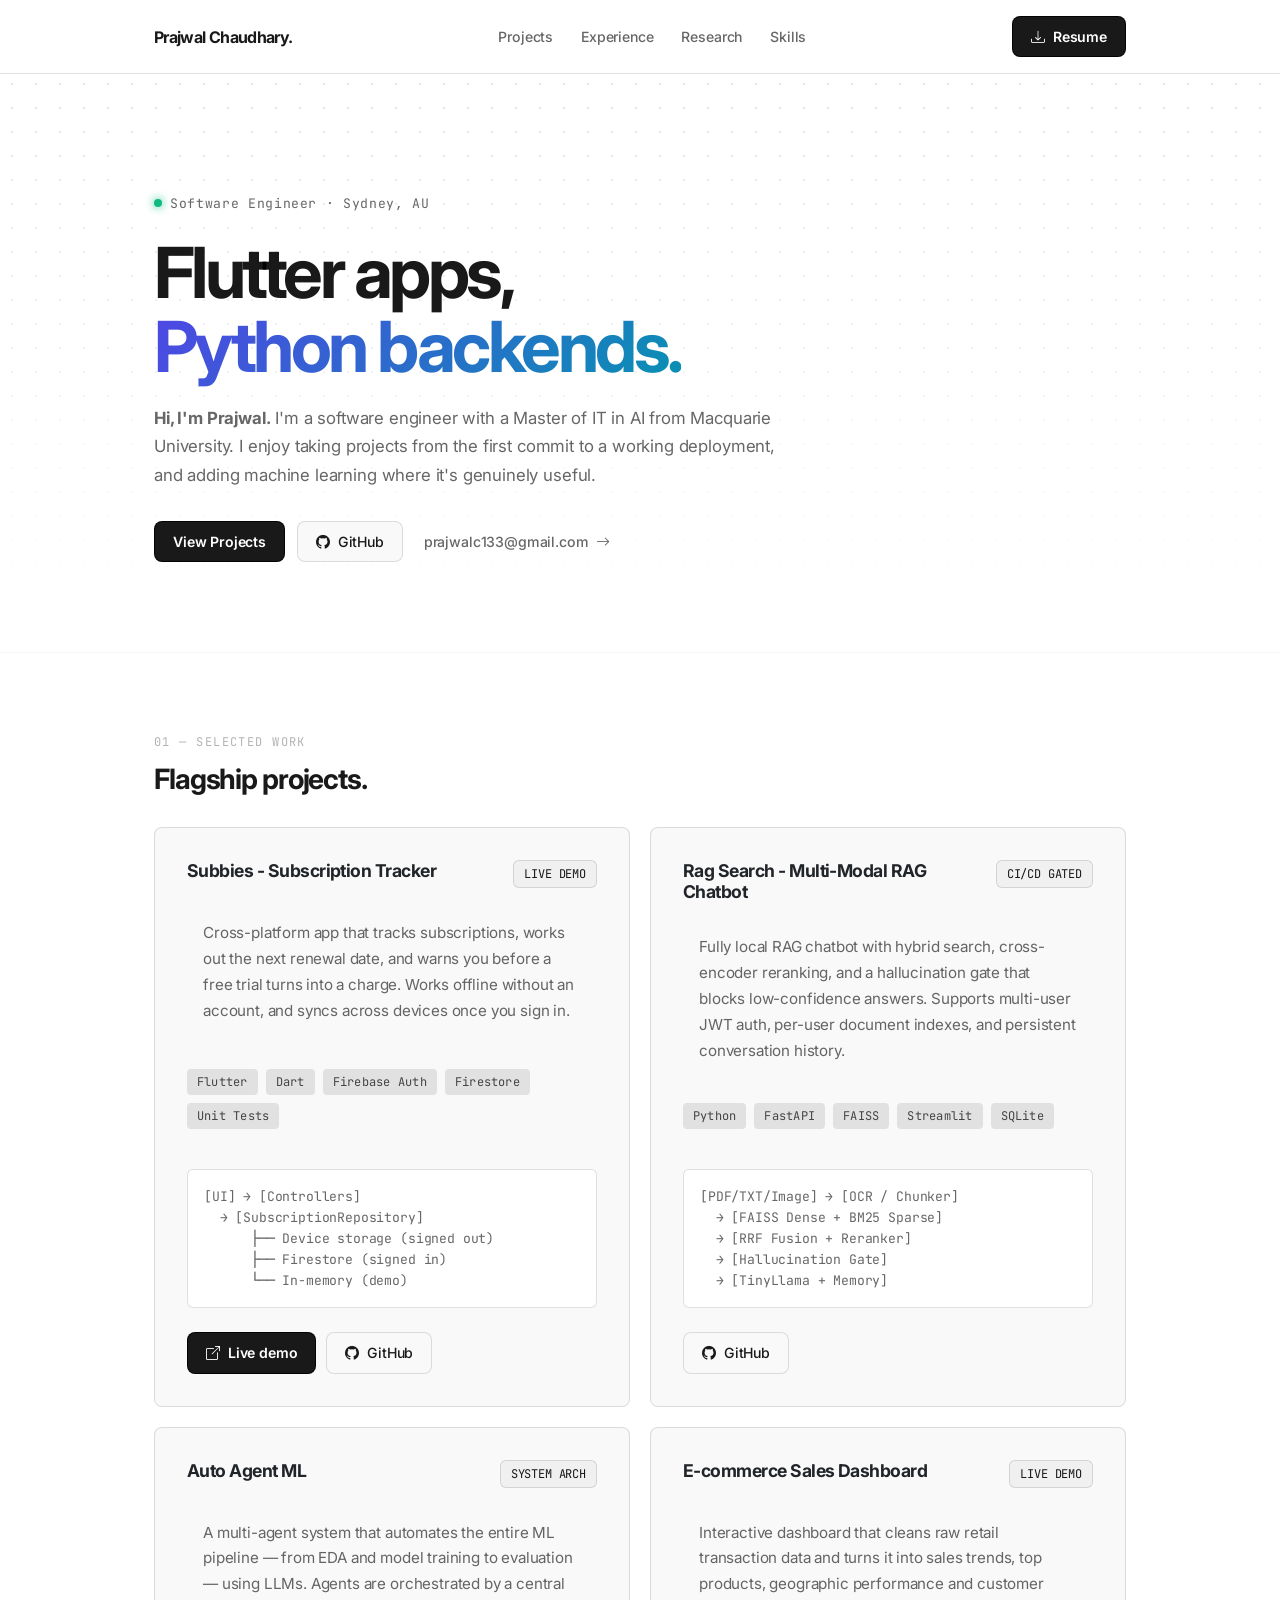
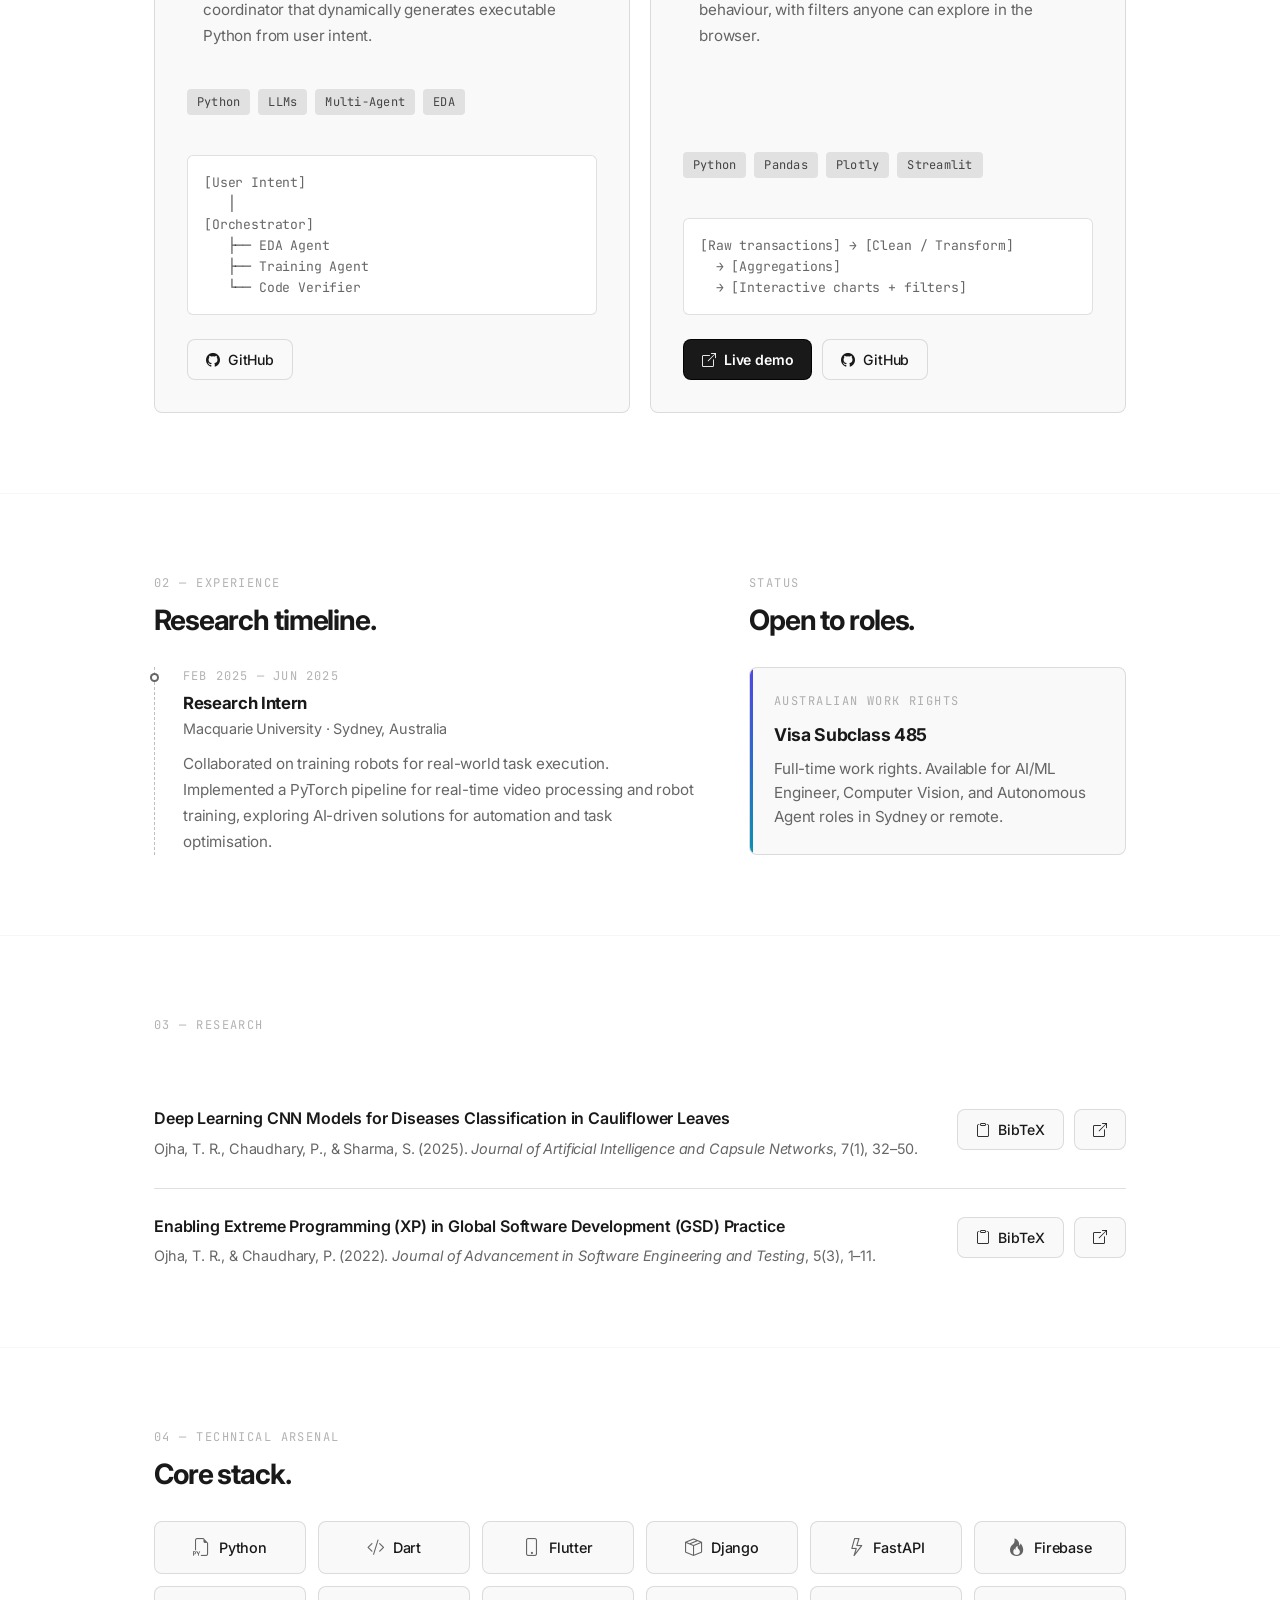
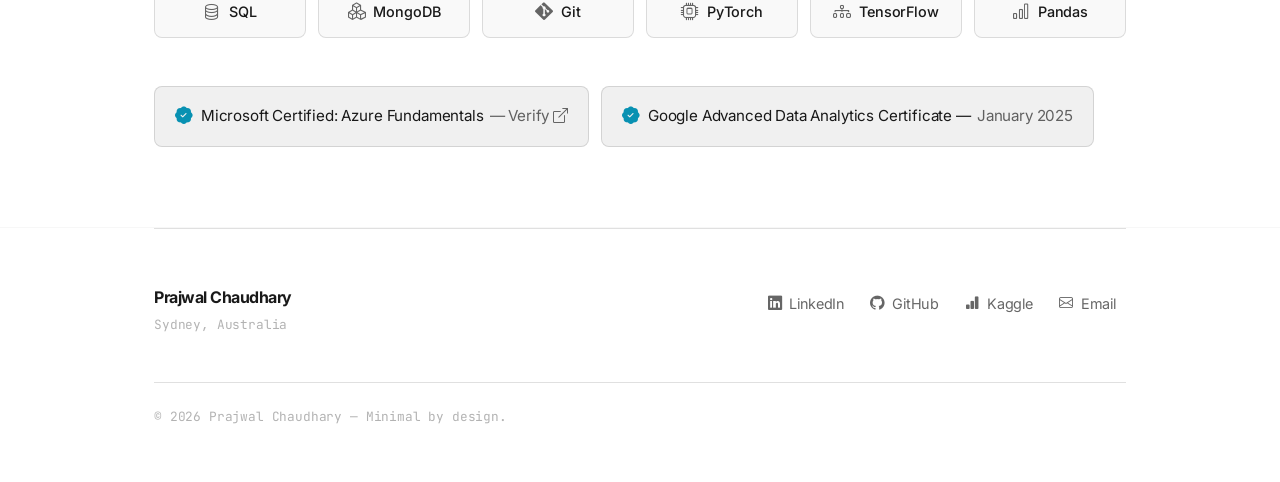
<file: index.html>
<!doctype html>
<html lang="en">

<head>
  <meta charset="utf-8" />
  <meta name="viewport" content="width=device-width,initial-scale=1" />

  <!-- Basic SEO -->
  <title>Prajwal Chaudhary | AI & Autonomous Systems Engineer</title>
  <meta name="description"
    content="Portfolio of Prajwal Chaudhary, an AI Engineer based in Sydney. Specializing in LLM orchestration, Computer Vision, and autonomous agent systems." />
  <meta name="keywords"
    content="Prajwal Chaudhary, AI Engineer, Machine Learning, LLM, Computer Vision, PyTorch, Python, Sydney, Macquarie University" />
  <meta name="author" content="Prajwal Chaudhary" />
  <meta name="theme-color" content="#ffffff" />

  <!-- Open Graph / Social Media Meta Tags -->
  <meta property="og:title" content="Prajwal Chaudhary | AI Engineer" />
  <meta property="og:description"
    content="Master of IT (AI) specializing in LLMs, Deep Learning, and Autonomous Agents." />
  <meta property="og:type" content="website" />
  <meta property="og:url" content="https://prajwalccc13.github.io/" />
  <!-- <meta property="og:image" content="assets/files/favicon.ico" /> -->

  <!-- JSON-LD for LLM Data Wrangling & Google Rich Snippets -->
  <script type="application/ld+json">
  {
    "@context": "https://schema.org",
    "@type": "Person",
    "name": "Prajwal Chaudhary",
    "jobTitle": "Software Engineer",
    "description": "Software engineer building Flutter apps, Python and Django backends, and machine learning features.",
    "url": "https://prajwalccc13.github.io/",
    "address": {
      "@type": "PostalAddress",
      "addressLocality": "Sydney",
      "addressCountry": "Australia"
    },
    "alumniOf": [
      {
        "@type": "CollegeOrUniversity",
        "name": "Macquarie University",
        "description": "Master of Information Technology in Artificial Intelligence"
      },
      {
        "@type": "CollegeOrUniversity",
        "name": "Nepal Engineering College",
        "description": "Bachelor of Computer Engineering"
      }
    ],
    "knowsAbout": [
      "Software Engineering",
      "Flutter",
      "Dart",
      "Python",
      "Django",
      "FastAPI",
      "Firebase",
      "SQL",
      "Machine Learning",
      "PyTorch"
    ],
    "hasCredential": {
      "@type": "EducationalOccupationalCredential",
      "credentialCategory": "Certificate",
      "name": "Google Advanced Data Analytics Certificate"
    },
    "sameAs": [
      "https://www.linkedin.com/in/prajwal-chaudhary/",
      "https://github.com/prajwalccc13",
      "https://www.kaggle.com/prajwalchaudhary"
    ]
  }
  </script>


  <!-- Fonts -->
  <link rel="preconnect" href="https://fonts.googleapis.com">
  <link rel="preconnect" href="https://fonts.gstatic.com" crossorigin>
  <link
    href="https://fonts.googleapis.com/css2?family=Inter:wght@300;400;500;600;700&family=JetBrains+Mono:wght@400;500&display=swap"
    rel="stylesheet">

  <!-- Bootstrap 5 -->
  <link href="https://cdn.jsdelivr.net/npm/bootstrap@5.3.3/dist/css/bootstrap.min.css" rel="stylesheet">
  <!-- Icons -->
  <link rel="stylesheet" href="https://cdn.jsdelivr.net/npm/bootstrap-icons@1.11.3/font/bootstrap-icons.min.css">
  <link rel="stylesheet" href="assets/css/style.css">
  <!-- Favicon for .ico file -->
  <link rel="icon" type="image/x-icon" href="assets/files/favicon.ico">
</head>

<!-- Google tag (gtag.js) -->
<script async src="https://www.googletagmanager.com/gtag/js?id=G-5Y2ZRJJ0EP"></script>
<script>
  window.dataLayer = window.dataLayer || [];
  function gtag() { dataLayer.push(arguments); }
  gtag('js', new Date());

  gtag('config', 'G-5Y2ZRJJ0EP');
</script>

<body>

  <!-- Background Blueprint Pattern -->
  <div class="bg-pattern" aria-hidden="true"></div>

  <!-- Navbar -->
  <nav class="nav-wrap" aria-label="Main Navigation">
    <div class="w">
      <div class="nav-inner">
        <a class="brand" href="#top" aria-label="Prajwal Chaudhary Home">Prajwal Chaudhary.</a>
        <div class="nav-links">
          <a href="#projects">Projects</a>
          <a href="#timeline">Experience</a>
          <a href="#publications">Research</a>
          <a href="#arsenal">Skills</a>
        </div>
        <div class="nav-actions">
          <a class="btn-base btn-solid" href="assets/files/prajwal_chaudhary_resume.pdf" download
            aria-label="Download Resume PDF">
            <i class="bi bi-download" aria-hidden="true"></i> <span class="hide-mobile">Resume</span>
          </a>
        </div>
      </div>
    </div>
  </nav>

  <!-- Wrapping primary content in <main> for parsers -->
  <main>

    <!--  Hero  -->
        <div class="w">
      <header id="top" class="hero">
        <div class="hero-eyebrow io">
          <span class="status-dot" aria-hidden="true"></span> Software Engineer · Sydney, AU
        </div>
        <h1 class="hero-title io io-d1">
          Flutter apps,<br>
          <span class="text-gradient">Python backends.</span>
        </h1>
        <p class="hero-sub io io-d2">
          <strong>Hi, I'm Prajwal.</strong> I'm a software engineer with a Master of IT in AI from Macquarie
          University. I enjoy taking projects from the first commit to a working deployment, and adding
          machine learning where it's genuinely useful.
        </p>
        <div class="hero-actions io io-d3">
          <a href="#projects" class="btn-base btn-solid">View Projects</a>
          <a href="https://github.com/prajwalccc13" class="btn-base" target="_blank" rel="noreferrer">
            <i class="bi bi-github" aria-hidden="true"></i> GitHub
          </a>
          <a href="mailto:prajwalc133@gmail.com" class="btn-base btn-ghost">
            prajwalc133@gmail.com <i class="bi bi-arrow-right" aria-hidden="true"></i>
          </a>
        </div>
      </header>
    </div>



    <hr class="divider">

    <!--  Projects  -->
    <div class="w">
      <section id="projects" class="section" aria-labelledby="projects-heading">
        <div class="section-label io" aria-hidden="true">01 — Selected Work</div>
        <h2 id="projects-heading" class="section-heading io io-d1">Flagship projects.</h2>

        <div class="card-grid">

          <!-- Subbies -->
          <article class="card io io-d1">
            <div class="card-top">
              <h3 class="card-title">Subbies - Subscription Tracker</h3>
              <span class="card-stat" aria-label="Live demo available">LIVE DEMO</span>
            </div>
            <p class="card-body">
              Cross-platform app that tracks subscriptions, works out the next renewal date, and warns
              you before a free trial turns into a charge. Works offline without an account, and syncs
              across devices once you sign in.
            </p>
            <div class="tags" aria-label="Technologies Used">
              <span class="tag">Flutter</span>
              <span class="tag">Dart</span>
              <span class="tag">Firebase Auth</span>
              <span class="tag">Firestore</span>
              <span class="tag">Unit Tests</span>
            </div>
            <div class="code-block" aria-hidden="true">
              <pre>[UI] → [Controllers]
  → [SubscriptionRepository]
      ├── Device storage (signed out)
      ├── Firestore (signed in)
      └── In-memory (demo)</pre>
            </div>
            <div class="card-actions">
              <a href="https://subbies-app.web.app/demo" class="btn-base btn-solid" target="_blank" rel="noreferrer"
                aria-label="Open the Subbies live demo">
                <i class="bi bi-box-arrow-up-right" aria-hidden="true"></i> Live demo
              </a>
              <a href="https://github.com/prajwalccc13/subbies" class="btn-base" target="_blank" rel="noreferrer"
                aria-label="View Subbies on GitHub">
                <i class="bi bi-github" aria-hidden="true"></i> GitHub
              </a>
            </div>
          </article>

          <!-- Multi-Modal RAG Chatbot -->
          <article class="card io io-d2">
            <div class="card-top">
              <h3 class="card-title">Rag Search - Multi-Modal RAG Chatbot</h3>
              <span class="card-stat" aria-label="CI/CD Hallucination Gate">CI/CD GATED</span>
            </div>
            <p class="card-body">
              Fully local RAG chatbot with hybrid search, cross-encoder reranking, and a
              hallucination gate that blocks low-confidence answers. Supports multi-user
              JWT auth, per-user document indexes, and persistent conversation history.
            </p>
            <div class="tags" aria-label="Technologies Used">
              <span class="tag">Python</span>
              <span class="tag">FastAPI</span>
              <span class="tag">FAISS</span>
              <span class="tag">Streamlit</span>
              <span class="tag">SQLite</span>
            </div>
            <div class="code-block" aria-hidden="true">
              <pre>[PDF/TXT/Image] → [OCR / Chunker]
  → [FAISS Dense + BM25 Sparse]
  → [RRF Fusion + Reranker]
  → [Hallucination Gate]
  → [TinyLlama + Memory]</pre>
            </div>
            <div class="card-actions">
              <a href="https://github.com/prajwalccc13/rag-search" class="btn-base" target="_blank" rel="noreferrer"
                aria-label="View Multi-Modal RAG Chatbot on GitHub">
                <i class="bi bi-github" aria-hidden="true"></i> GitHub
              </a>
            </div>
          </article>

          <!-- Auto Agent ML -->
          <article class="card io io-d3">
            <div class="card-top">
              <h3 class="card-title">Auto Agent ML</h3>
              <span class="card-stat" aria-label="System Architecture">SYSTEM ARCH</span>
            </div>
            <p class="card-body">
              A multi-agent system that automates the entire ML pipeline — from EDA and model training
              to evaluation — using LLMs. Agents are orchestrated by a central coordinator that
              dynamically generates executable Python from user intent.
            </p>
            <div class="tags" aria-label="Technologies Used">
              <span class="tag">Python</span>
              <span class="tag">LLMs</span>
              <span class="tag">Multi-Agent</span>
              <span class="tag">EDA</span>
            </div>
            <div class="code-block" aria-hidden="true">
              <pre>[User Intent]
   │
[Orchestrator]
   ├── EDA Agent
   ├── Training Agent
   └── Code Verifier</pre>
            </div>
            <div class="card-actions">
              <a href="https://github.com/prajwalccc13/AutoAgentML" class="btn-base" target="_blank" rel="noreferrer"
                aria-label="View Auto Agent ML on GitHub">
                <i class="bi bi-github" aria-hidden="true"></i> GitHub
              </a>
            </div>
          </article>


          <!-- Online Retail Dashboard -->
          <article class="card io io-d1">
            <div class="card-top">
              <h3 class="card-title">E-commerce Sales Dashboard</h3>
              <span class="card-stat" aria-label="Live demo available">LIVE DEMO</span>
            </div>
            <p class="card-body">
              Interactive dashboard that cleans raw retail transaction data and turns it into sales
              trends, top products, geographic performance and customer behaviour, with filters
              anyone can explore in the browser.
            </p>
            <div class="tags" aria-label="Technologies Used">
              <span class="tag">Python</span>
              <span class="tag">Pandas</span>
              <span class="tag">Plotly</span>
              <span class="tag">Streamlit</span>
            </div>
            <div class="code-block" aria-hidden="true">
              <pre>[Raw transactions] → [Clean / Transform]
  → [Aggregations]
  → [Interactive charts + filters]</pre>
            </div>
            <div class="card-actions">
              <a href="https://online-retails-dashboard.streamlit.app/" class="btn-base btn-solid" target="_blank"
                rel="noreferrer" aria-label="Open the dashboard live demo">
                <i class="bi bi-box-arrow-up-right" aria-hidden="true"></i> Live demo
              </a>
              <a href="https://github.com/prajwalccc13/online-retail-dashboard" class="btn-base" target="_blank"
                rel="noreferrer" aria-label="View the dashboard on GitHub">
                <i class="bi bi-github" aria-hidden="true"></i> GitHub
              </a>
            </div>
          </article>

        </div>
      </section>
    </div>


    <hr class="divider">

    <!-- ─── Experience ──────────────────────────────────── -->
    <div class="w">
      <section id="timeline" class="section" aria-labelledby="experience-heading">
        <div class="row g-5">
          <div class="col-lg-7">
            <div class="section-label io" aria-hidden="true">02 — Experience</div>
            <h2 id="experience-heading" class="section-heading io io-d1">Research timeline.</h2>

            <div class="timeline io io-d2">
              <article class="t-item">
                <time class="t-date" datetime="2025-02/2025-06">Feb 2025 — Jun 2025</time>
                <h3 class="t-role">Research Intern</h3>
                <div class="t-org">Macquarie University · Sydney, Australia</div>
                <p class="t-desc">
                  Collaborated on training robots for real-world task execution. Implemented a
                  PyTorch pipeline for real-time video processing and robot training, exploring
                  AI-driven solutions for automation and task optimisation.
                </p>
              </article>
            </div>
          </div>

          <div class="col-lg-5">
            <div class="section-label io" aria-hidden="true">Status</div>
            <h2 class="section-heading io io-d1">Open to roles.</h2>
            <aside class="recruiter-box io io-d2">
              <div class="label-sm">Australian Work Rights</div>
              <div class="big">Visa Subclass 485</div>
              <p>Full-time work rights. Available for AI/ML Engineer, Computer Vision, and Autonomous Agent roles in
                Sydney or remote.</p>
            </aside>
          </div>
        </div>
      </section>
    </div>

    <hr class="divider">

    <!-- ─── Publications ───────────────────────────────── -->
    <div class="w">
      <section id="publications" class="section" aria-labelledby="research-heading">
        <div class="section-label io" aria-hidden="true">03 — Research</div>
        <h2 id="research-heading" class="section-heading io io-d1">Publications.</h2>

        <ul class="pub-list">

          <li class="pub-item io io-d1" itemscope itemtype="https://schema.org/ScholarlyArticle">
            <div>
              <h3 class="pub-title" itemprop="headline">Deep Learning CNN Models for Diseases Classification in
                Cauliflower Leaves</h3>
              <p class="pub-meta">
                <span itemprop="author">Ojha, T. R., Chaudhary, P., & Sharma, S.</span>
                (<span itemprop="datePublished">2025</span>).
                <em itemprop="publisher">Journal of Artificial Intelligence and Capsule Networks</em>, 7(1), 32–50.
              </p>
            </div>
            <div class="pub-actions">
              <button class="btn-base" type="button" data-bibtex="bib1" aria-label="Copy BibTeX Citation">
                <i class="bi bi-clipboard" aria-hidden="true"></i> BibTeX
              </button>
              <a class="btn-base" href="https://irojournals.com/aicn/article/pdf/7/1/3.pdf" target="_blank"
                rel="noreferrer" aria-label="View Research Paper">
                <i class="bi bi-box-arrow-up-right" aria-hidden="true"></i>
              </a>
            </div>
          </li>

          <li class="pub-item io io-d2" itemscope itemtype="https://schema.org/ScholarlyArticle">
            <div>
              <h3 class="pub-title" itemprop="headline">Enabling Extreme Programming (XP) in Global Software Development
                (GSD) Practice</h3>
              <p class="pub-meta">
                <span itemprop="author">Ojha, T. R., & Chaudhary, P.</span>
                (<span itemprop="datePublished">2022</span>).
                <em itemprop="publisher">Journal of Advancement in Software Engineering and Testing</em>, 5(3), 1–11.
              </p>
            </div>
            <div class="pub-actions">
              <button class="btn-base" type="button" data-bibtex="bib2" aria-label="Copy BibTeX Citation">
                <i class="bi bi-clipboard" aria-hidden="true"></i> BibTeX
              </button>
              <a class="btn-base" href="http://www.hbrppublication.com/OJS/index.php/JASET/article/view/2817"
                target="_blank" rel="noreferrer" aria-label="View Research Paper">
                <i class="bi bi-box-arrow-up-right" aria-hidden="true"></i>
              </a>
            </div>
          </li>

        </ul>

        <!-- Hidden BibTeX -->
        <textarea id="bib1" class="d-none" aria-hidden="true">
@article{ojha2025cauliflower,
  title   = {Deep Learning CNN Models for Diseases Classification in Cauliflower Leaves},
  author  = {Ojha, T. R. and Chaudhary, Prajwal and Sharma, S.},
  journal = {Journal of Artificial Intelligence and Capsule Networks},
  year    = {2025}, volume = {7}, number = {1}, pages = {32--50}
}</textarea>

        <textarea id="bib2" class="d-none" aria-hidden="true">
@article{ojha2022xp,
  title   = {Enabling Extreme Programming (XP) in Global Software Development (GSD) Practice},
  author  = {Ojha, T. R. and Chaudhary, Prajwal},
  journal = {Journal of Advancement in Software Engineering and Testing},
  year    = {2022}, volume = {5}, number = {3}, pages = {1--11}
}</textarea>
      </section>
    </div>

    <hr class="divider">

    <!--  Arsenal  -->
    <div class="w">
      <section id="arsenal" class="section" aria-labelledby="skills-heading">
        <div class="section-label io" aria-hidden="true">04 — Technical Arsenal</div>
        <h2 id="skills-heading" class="section-heading io io-d1">Core stack.</h2>

        <div class="skills-grid io io-d2" aria-label="List of technical skills">
          <div class="skill-chip"><i class="bi bi-filetype-py" aria-hidden="true"></i> Python</div>
          <div class="skill-chip"><i class="bi bi-code-slash" aria-hidden="true"></i> Dart</div>
          <div class="skill-chip"><i class="bi bi-phone" aria-hidden="true"></i> Flutter</div>
          <div class="skill-chip"><i class="bi bi-box-seam" aria-hidden="true"></i> Django</div>
          <div class="skill-chip"><i class="bi bi-lightning" aria-hidden="true"></i> FastAPI</div>
          <div class="skill-chip"><i class="bi bi-fire" aria-hidden="true"></i> Firebase</div>
          <div class="skill-chip"><i class="bi bi-database" aria-hidden="true"></i> SQL</div>
          <div class="skill-chip"><i class="bi bi-boxes" aria-hidden="true"></i> MongoDB</div>
          <div class="skill-chip"><i class="bi bi-git" aria-hidden="true"></i> Git</div>
          <div class="skill-chip"><i class="bi bi-cpu" aria-hidden="true"></i> PyTorch</div>
          <div class="skill-chip"><i class="bi bi-diagram-3" aria-hidden="true"></i> TensorFlow</div>
          <div class="skill-chip"><i class="bi bi-bar-chart" aria-hidden="true"></i> Pandas</div>
        </div>

        <div class="mt-5 io io-d3" style="display: flex; flex-wrap: wrap; gap: 12px;">
          <a href="https://learn.microsoft.com/api/credentials/share/en-us/PrajwalChaudhary/3D439FDAC0903179?sharingId=3F5A9443692EA07"
            target="_blank" rel="noreferrer" aria-label="Verify Microsoft Certified: Azure Fundamentals credential"
            style="font-size: 0.95rem; color: var(--text); text-decoration: none; background: var(--surface2); padding: 16px 20px; border-radius: var(--r); display: inline-flex; align-items: center; border: 1px solid var(--border);">
            <i class="bi bi-patch-check-fill me-2" style="color: #0891b2; font-size: 1.1rem;" aria-hidden="true"></i>
            Microsoft Certified: Azure Fundamentals
            <span style="color: var(--muted); margin-left: 6px;">&mdash; Verify <i class="bi bi-box-arrow-up-right"
                aria-hidden="true"></i></span>
          </a>
          <div
            style="font-size: 0.95rem; color: var(--text); background: var(--surface2); padding: 16px 20px; border-radius: var(--r); display: inline-flex; align-items: center; border: 1px solid var(--border);">
            <i class="bi bi-patch-check-fill me-2" style="color: #0891b2; font-size: 1.1rem;" aria-hidden="true"></i>
            Google Advanced Data Analytics Certificate &mdash; <time datetime="2025-01"
              style="color: var(--muted); margin-left: 6px;">January 2025</time>
          </div>
        </div>
      </section>
    </div>



  </main>

  <!--  Footer  -->
  <hr class="divider">
  <div class="w">
    <footer aria-label="Site Footer">
      <div class="footer-inner">
        <div>
          <address style="font-style: normal;">
            <div class="footer-name">Prajwal Chaudhary</div>
            <div class="footer-city">Sydney, Australia</div>
          </address>
        </div>
        <div class="footer-links">
          <a href="https://www.linkedin.com/in/prajwal-chaudhary/" target="_blank" rel="noreferrer"
            aria-label="LinkedIn Profile">
            <i class="bi bi-linkedin" aria-hidden="true"></i> LinkedIn
          </a>
          <a href="https://github.com/prajwalccc13" target="_blank" rel="noreferrer" aria-label="GitHub Profile">
            <i class="bi bi-github" aria-hidden="true"></i> GitHub
          </a>
          <a href="https://www.kaggle.com/prajwalchaudhary" target="_blank" rel="noreferrer"
            aria-label="Kaggle Profile">
            <i class="bi bi-bar-chart-fill" aria-hidden="true"></i> Kaggle
          </a>
          <a href="mailto:prajwalc133@gmail.com" aria-label="Send Email">
            <i class="bi bi-envelope" aria-hidden="true"></i> Email
          </a>
        </div>
        <div class="footer-copy">
          © 2026 Prajwal Chaudhary — Minimal by design.
        </div>
      </div>
    </footer>
  </div>

  <!--  Scripts  -->
  <!-- Note: Added defer to bootstrap bundle to prevent render-blocking -->
  <script src="https://cdn.jsdelivr.net/npm/bootstrap@5.3.3/dist/js/bootstrap.bundle.min.js" defer></script>
  <script src="assets/js/script.js" defer></script>

</body>

</html>
</file>
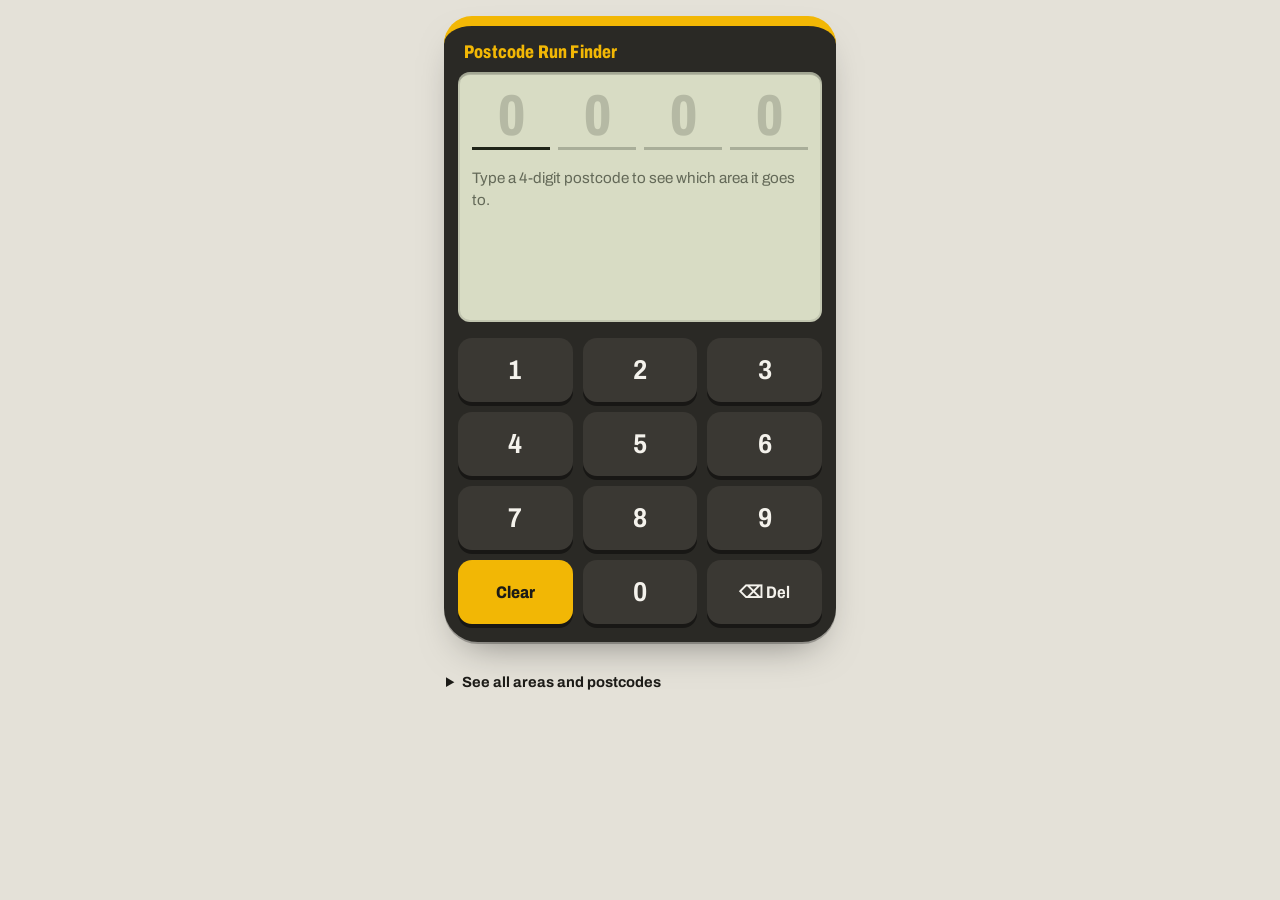
<file: postcode-finder.html>
<!DOCTYPE html>
<html lang="en">
<head>
<meta charset="UTF-8">
<meta name="viewport" content="width=device-width, initial-scale=1, viewport-fit=cover">
<title>Postcode Run Finder</title>
<link rel="preconnect" href="https://fonts.googleapis.com">
<link rel="preconnect" href="https://fonts.gstatic.com" crossorigin>
<link href="https://fonts.googleapis.com/css2?family=Archivo:wdth,wght@62..125,400..900&display=swap" rel="stylesheet">
<style>
  :root {
    --yellow: #F2B705;
    --ink: #1C1B17;
    --shell: #2A2925;
    --key: #3A3833;
    --key-text: #F4F2EC;
    --screen: #D8DCC4;
    --screen-ink: #1F2418;
    --paper: #EDEAE2;
    --muted: #6B6960;
    --red: #D7261E;
    --bg: #E4E1D8;
    --page-text: #1C1B17;
    box-sizing: border-box;
    padding-top: env(safe-area-inset-top, 0px);
    padding-bottom: env(safe-area-inset-bottom, 0px);
  }
  @media (prefers-color-scheme: dark) {
    :root:not([data-theme="light"]) {
      --bg: #161613;
      --page-text: #EDEAE2;
      --shell: #24231F;
      --key: #34322D;
      --screen: #C9CDB3;
      --muted: #9A978C;
    }
  }
  :root[data-theme="dark"] {
    --bg: #161613;
    --page-text: #EDEAE2;
    --shell: #24231F;
    --key: #34322D;
    --screen: #C9CDB3;
    --muted: #9A978C;
  }
  *, *::before, *::after { box-sizing: inherit; }
  html { scroll-padding-top: env(safe-area-inset-top, 0px); }
  body {
    margin: 0;
    min-height: 100%;
    background: var(--bg);
    color: var(--page-text);
    font-family: "Archivo", "Helvetica Neue", Arial, sans-serif;
    -webkit-tap-highlight-color: transparent;
  }
  main {
    max-width: 420px;
    margin: 0 auto;
    padding: 16px 14px 24px;
  }
  .device {
    background: var(--shell);
    border-radius: 28px 28px 34px 34px;
    padding: 16px 14px 18px;
    border-top: 10px solid var(--yellow);
    box-shadow: 0 2px 0 #00000040, 0 18px 40px -20px #00000080;
  }
  .brand {
    display: flex;
    justify-content: space-between;
    align-items: baseline;
    color: var(--yellow);
    padding: 0 6px 10px;
  }
  .brand h1 {
    margin: 0;
    font-size: 1.15rem;
    font-weight: 800;
    font-stretch: 75%;
    letter-spacing: 0.01em;
  }
  .brand span { font-size: 0.8rem; color: #A9A69B; font-stretch: 85%; }

  .screen {
    background: var(--screen);
    color: var(--screen-ink);
    border-radius: 12px;
    padding: 12px 14px 14px;
    box-shadow: inset 0 3px 0 #0000002a, inset 0 0 0 2px #0000001a;
    min-height: 250px;
    display: flex;
    flex-direction: column;
  }
  .digits {
    display: grid;
    grid-template-columns: repeat(4, 1fr);
    gap: 8px;
  }
  .digit {
    font-size: clamp(2.8rem, 15vw, 3.6rem);
    font-weight: 800;
    font-stretch: 70%;
    font-variant-numeric: tabular-nums;
    text-align: center;
    line-height: 1.1;
    border-bottom: 3px solid #1F241840;
  }
  .digit.empty { color: #1F241830; }
  .digit.cursor { border-bottom-color: var(--screen-ink); }

  .result { margin-top: 12px; flex: 1; }
  .hint { font-size: 0.95rem; color: #1F2418A0; margin: 6px 0 0; line-height: 1.4; }
  .count {
    font-size: 0.85rem;
    font-weight: 700;
    margin: 0 0 6px;
    color: var(--red);
  }
  .match {
    padding: 8px 0;
    border-top: 1px solid #1F241830;
  }
  .match:first-of-type { border-top: 0; }
  .area {
    font-size: 1.7rem;
    font-weight: 900;
    font-stretch: 80%;
    line-height: 1.05;
    margin: 0;
  }
  .detail { margin: 3px 0 0; font-size: 0.9rem; line-height: 1.35; }
  .detail strong { font-weight: 700; }
  .none .area { color: var(--red); }

  .keys {
    display: grid;
    grid-template-columns: repeat(3, 1fr);
    gap: 10px;
    margin-top: 16px;
  }
  .keys button {
    appearance: none;
    border: 0;
    border-radius: 14px;
    background: var(--key);
    color: var(--key-text);
    font: inherit;
    font-size: 1.7rem;
    font-weight: 700;
    font-stretch: 85%;
    height: 64px;
    box-shadow: 0 4px 0 #00000070;
    cursor: pointer;
    touch-action: manipulation;
    transition: transform 60ms, box-shadow 60ms;
  }
  .keys button:active, .keys button.pressed {
    transform: translateY(3px);
    box-shadow: 0 1px 0 #00000070;
  }
  .keys button:focus-visible { outline: 3px solid var(--yellow); outline-offset: 2px; }
  .keys .fn { background: var(--yellow); color: var(--ink); font-size: 1.05rem; font-weight: 800; }
  .keys .del { font-size: 1.05rem; }

  details {
    margin-top: 22px;
    font-size: 0.92rem;
  }
  summary {
    cursor: pointer;
    font-weight: 700;
    padding: 10px 2px;
  }
  summary:focus-visible { outline: 3px solid var(--yellow); outline-offset: 2px; }
  .list { margin: 4px 0 0; padding: 0; list-style: none; }
  .list li { padding: 8px 2px; border-top: 1px solid color-mix(in srgb, var(--page-text) 18%, transparent); line-height: 1.4; }
  .list b { display: block; font-stretch: 85%; }
  .list span { color: var(--muted); }

  @media (prefers-reduced-motion: reduce) {
    .keys button { transition: none; }
  }
</style>
</head>
<body>
<main>
  <div class="device">
    <div class="brand">
      <h1>Postcode Run Finder</h1>
    </div>

    <div class="screen" aria-live="polite">
      <div class="digits" id="digits" aria-label="Postcode entered"></div>
      <div class="result" id="result"></div>
    </div>

    <div class="keys" id="keys">
      <button data-k="1">1</button><button data-k="2">2</button><button data-k="3">3</button>
      <button data-k="4">4</button><button data-k="5">5</button><button data-k="6">6</button>
      <button data-k="7">7</button><button data-k="8">8</button><button data-k="9">9</button>
      <button data-k="C" class="fn" aria-label="Clear">Clear</button>
      <button data-k="0">0</button>
      <button data-k="D" class="del" aria-label="Delete last digit">⌫ Del</button>
    </div>
  </div>

  <details>
    <summary>See all areas and postcodes</summary>
    <ul class="list" id="list"></ul>
  </details>
</main>

<script>
// [from, to, note]
const AREAS = [
  ["Locals", [[2000,2249],[2555,2570],[2745,2770],[2775,2775,"Wisemans Ferry"]]],
  ["Gosford", [[2250,2263]]],
  ["Newcastle", [[2264,2320],[2322,2327],[2334,2335],[2415,2415,"Shroud Road only"],[2420,2420],[2421,2421],[2425,2425]]],
  ["Newcastle Valley", [[2321,2321],[2328,2330],[2333,2333],[2336,2337],[2324,2324,"Hawks Nest and Tea Gardens only"]]],
  ["Tamworth", [[2338,2415]]],
  ["Taree / Port Mac", [[2312,2312,"Nabiac only"],[2422,2440],[2441,2441,"Yarrahapinni only"],[2443,2446]]],
  ["Coffs Harbour", [[2441,2441,"Except Yarrahapinni"],[2447,2456]]],
  ["Grafton", [[2460,2468]]],
  ["Ballina and Lismore", [[2469,2480]]],
  ["W'Gong", [[2500,2535],[2540,2541],[2571,2578],[2560,2560,"Appin only"]]],
  ["Near South Coast", [[2536,2536],[2538,2539]]],
  ["Far South Coast", [[2545,2551],[2537,2537]]],
  ["Canberra", [[2579,2583],[2600,2622],[2624,2626],[2627,2633],[2900,2913]]],
  ["Blue Mountains", [[2773,2786]]],
  ["Albury", [[2640,2644],[2646,2647],[3690,3690,"Barnawartha, Wodonga"],[3694,3694,"Bandiana"]]],
  ["Wagga Wagga", [[2584,2594],[2645,2645],[2649,2649],[2650,2709],[2711,2711],[2720,2730]]],
  ["Bathurst", [[2787,2787],[2790,2790],[2795,2796]]],
  ["Orange", [[2791,2794],[2797,2810],[2865,2866],[2870,2871],[2875,2875],[2877,2877]]],
  ["Dubbo", [[2820,2840],[2843,2844],[2868,2869],[2873,2876]]],
  ["Mudgee", [[2845,2850],[2852,2852]]],
  ["NSW & NT via SA", [[2880,2880,"Broken Hill"],[870,870,"Alice Springs"],[872,872,"Ayers Rock"],[861,861,"Tennant Creek"],[2836,2836,"Wilcannia, White Cliffs"],[2878,2878,"Ivanhoe"],[2879,2879,"Menindee"]]],
  ["NSW via QLD", [[2481,2490]]],
  ["NSW via VIC", [[2648,2648],[2710,2710],[2712,2717],[2731,2739]]],
];

const pad = n => String(n).padStart(4, "0");
const fmt = ([a,b,note]) => (a === b ? pad(a) : pad(a) + "–" + pad(b)) + (note ? " " + note : "");

function lookup(code) {
  const n = parseInt(code, 10);
  const hits = [];
  for (const [name, ranges] of AREAS) {
    const matched = ranges.filter(([a,b]) => n >= a && n <= b);
    if (matched.length) hits.push({ name, matched });
  }
  return hits;
}

let code = "";
const digitsEl = document.getElementById("digits");
const resultEl = document.getElementById("result");

function esc(s) { return s.replace(/[&<>"']/g, c => ({"&":"&amp;","<":"&lt;",">":"&gt;",'"':"&quot;","'":"&#39;"}[c])); }

function render() {
  digitsEl.innerHTML = [0,1,2,3].map(i => {
    const ch = code[i];
    const cls = ch ? "digit" : "digit empty" + (i === code.length ? " cursor" : "");
    return `<div class="${cls}">${ch ?? "0"}</div>`;
  }).join("");

  if (code.length < 4) {
    resultEl.innerHTML = `<p class="hint">${code.length === 0
      ? "Type a 4-digit postcode to see which area it goes to."
      : (4 - code.length) + " more digit" + (code.length === 3 ? "" : "s") + " to go."}</p>`;
    return;
  }

  const hits = lookup(code);
  if (!hits.length) {
    resultEl.innerHTML = `<div class="match none"><p class="area">Not on the board</p>
      <p class="detail">${code} isn't listed. Check the postcode or ask the supervisor.</p></div>`;
    return;
  }
  const head = hits.length > 1 ? `<p class="count">Listed in ${hits.length} areas — check the suburb</p>` : "";
  resultEl.innerHTML = head + hits.map(h => `
    <div class="match">
      <p class="area">${esc(h.name)}</p>
      <p class="detail">${h.matched.map(r => esc(fmt(r))).join("<br>")}</p>
    </div>`).join("");
}

function press(k) {
  if (k === "C") code = "";
  else if (k === "D") code = code.slice(0, -1);
  else if (/^\d$/.test(k)) code = code.length >= 4 ? k : code + k;
  render();
}

document.getElementById("keys").addEventListener("click", e => {
  const b = e.target.closest("button");
  if (b) press(b.dataset.k);
});

document.addEventListener("keydown", e => {
  let k = null;
  if (/^\d$/.test(e.key)) k = e.key;
  else if (e.key === "Backspace") k = "D";
  else if (e.key === "Escape" || e.key === "Delete") k = "C";
  if (!k) return;
  e.preventDefault();
  press(k);
  const btn = document.querySelector(`[data-k="${k}"]`);
  if (btn) { btn.classList.add("pressed"); setTimeout(() => btn.classList.remove("pressed"), 90); }
});

document.getElementById("list").innerHTML = AREAS.map(([name, ranges]) =>
  `<li><b>${esc(name)}</b><span>${ranges.map(r => esc(fmt(r))).join(", ")}</span></li>`).join("");

render();
</script>
</body>
</html>
</file>
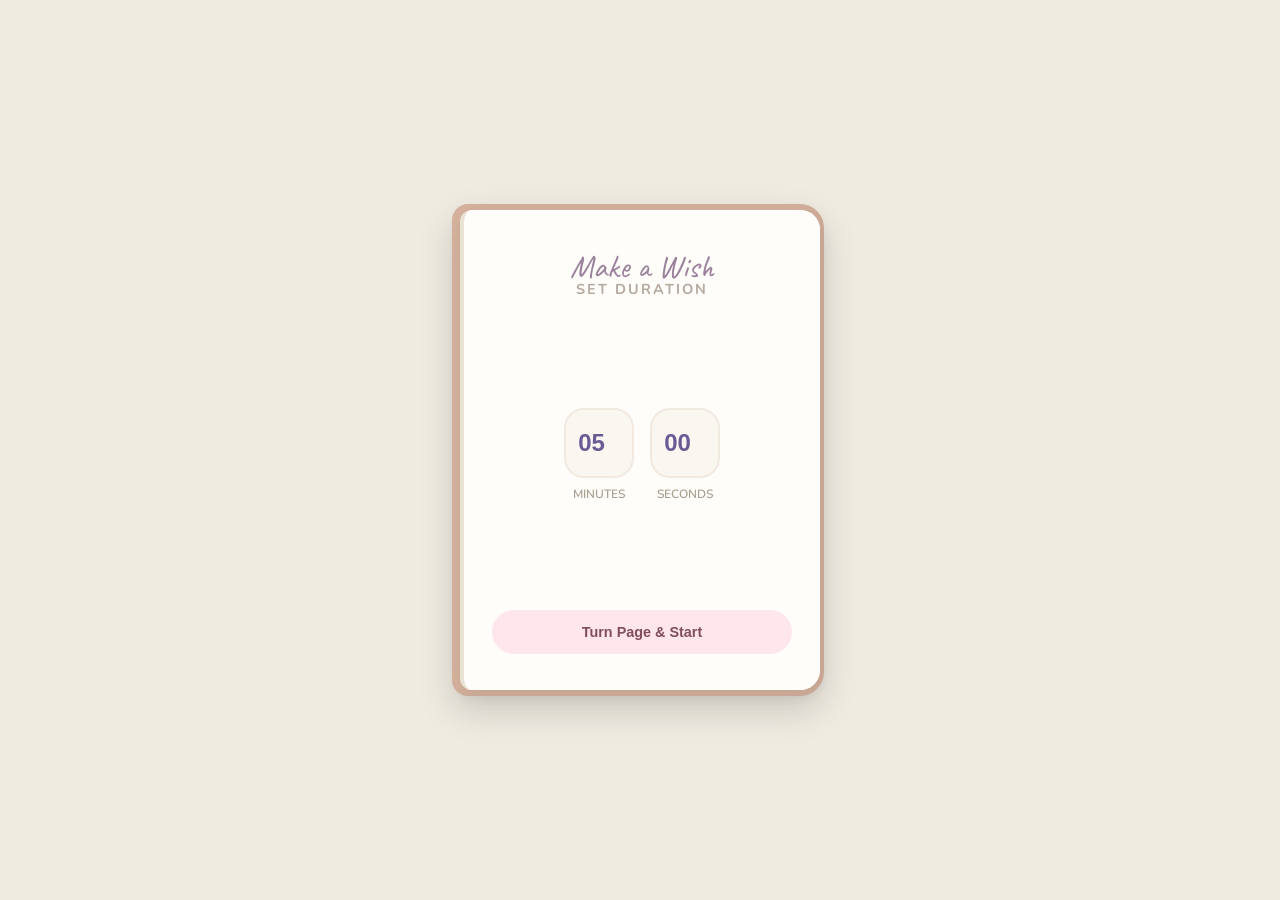
<file: timer.html>
<!DOCTYPE html>
<html lang="en">
<head>
  <meta charset="UTF-8">
  <meta name="viewport" content="width=device-width, initial-scale=1.0">
  <title>Birthday Diary Timer</title>
  <link href="https://fonts.googleapis.com/css2?family=Caveat:wght@600&family=Nunito:wght@400;600;700&display=swap" rel="stylesheet">
  <style>
    * {
      box-sizing: border-box;
      margin: 0;
      padding: 0;
    }

    body {
      min-height: 100vh;
      display: flex;
      justify-content: center;
      align-items: center;
      background: #f0ebe1;
      font-family: 'Nunito', sans-serif;
      color: #5c524e;
      overflow: hidden;
    }

    /* Diary Container */
    .book {
      position: relative;
      width: 360px;
      height: 480px;
      perspective: 1500px;
    }

    .book-cover {
      position: absolute;
      width: 100%;
      height: 100%;
      background: #d8b4a0;
      border-radius: 16px 24px 24px 16px;
      box-shadow: 0 15px 35px rgba(0,0,0,0.15), inset -5px 0 10px rgba(0,0,0,0.05);
      top: -6px;
      left: -8px;
      width: calc(100% + 12px);
      height: calc(100% + 12px);
      z-index: 1;
    }

    /* Common Page Styles */
    .page {
      position: absolute;
      width: 100%;
      height: 100%;
      top: 0;
      left: 0;
      background: #fffdf9;
      border-radius: 12px 20px 20px 12px;
      padding: 36px 28px;
      display: flex;
      flex-direction: column;
      align-items: center;
      justify-content: space-between;
      box-shadow: 0 4px 15px rgba(0,0,0,0.05);
      border-left: 4px solid #e8e2d5;
      transform-origin: left center;
      transition: transform 0.8s cubic-bezier(0.645, 0.045, 0.355, 1);
      backface-visibility: hidden;
      z-index: 2;
    }

    /* Page Setup Side (Page 1) */
    .page-1 {
      z-index: 3;
    }

    .page-1.flipped {
      transform: rotateY(-180deg);
    }

    /* Page Timer Side (Page 2) */
    .page-2 {
      z-index: 2;
      transform: rotateY(0deg);
    }

    /* Diary Aesthetics */
    .handwritten {
      font-family: 'Caveat', cursive;
      font-size: 2rem;
      color: #9b829c;
    }

    h2 {
      font-size: 0.9rem;
      text-transform: uppercase;
      letter-spacing: 2px;
      color: #b5a89f;
      margin-top: -8px;
    }

    .inputs-container {
      display: flex;
      gap: 16px;
      margin: 20px 0;
    }

    .input-box {
      display: flex;
      flex-direction: column;
      align-items: center;
      gap: 8px;
    }

    .input-box input {
      width: 70px;
      height: 70px;
      border-radius: 20px;
      border: 2px solid #f2e9e1;
      background: #faf6f0;
      text-align: center;
      font-size: 1.5rem;
      font-weight: 700;
      color: #6b5b95;
      outline: none;
    }

    .input-box input:focus {
      border-color: #f3c5ff;
    }

    .input-box span {
      font-size: 0.75rem;
      font-weight: 600;
      color: #a89f91;
      text-transform: uppercase;
    }

    /* Simple Flip-Clock Card */
    .timer-display {
      position: relative;
      display: flex;
      gap: 12px;
      align-items: center;
      margin: auto 0;
    }

    .flip-card {
      background: #fbf8f3;
      border: 1px solid #efe8dd;
      border-radius: 16px;
      width: 90px;
      height: 100px;
      display: flex;
      justify-content: center;
      align-items: center;
      font-size: 2.8rem;
      font-weight: 700;
      color: #6b5b95;
      box-shadow: 0 6px 12px rgba(0,0,0,0.03);
    }

    .colon {
      font-size: 2rem;
      font-weight: 700;
      color: #d1c7bd;
    }

    /* Buttons */
    .btn {
      width: 100%;
      padding: 14px;
      border-radius: 100px;
      border: none;
      font-weight: 700;
      font-size: 0.9rem;
      cursor: pointer;
      transition: all 0.2s ease;
    }

    .btn-pastel {
      background: #ffe5ec;
      color: #804e5d;
    }

    .btn-pastel:hover {
      background: #ffc2d1;
    }

    .btn-outline {
      background: #f5efe6;
      color: #7a6f68;
    }

    .btn-outline:hover {
      background: #e8dfd5;
    }

    .controls {
      display: flex;
      gap: 10px;
      width: 100%;
    }
  </style>
</head>
<body>

  <div class="book">
    <div class="book-cover"></div>

    <div class="page page-1" id="page1">
      <div style="text-align: center;">
        <span class="handwritten">Make a Wish</span>
        <h2>Set Duration</h2>
      </div>

      <div class="inputs-container">
        <div class="input-box">
          <input type="number" id="in-min" min="0" max="99" value="05">
          <span>Minutes</span>
        </div>
        <div class="input-box">
          <input type="number" id="in-sec" min="0" max="59" value="00">
          <span>Seconds</span>
        </div>
      </div>

      <button class="btn btn-pastel" id="flip-to-timer">Turn Page & Start</button>
    </div>

    <div class="page page-2" id="page2">
      <div style="text-align: center;">
        <span class="handwritten">Cake Time</span>
        <h2>Counting Down</h2>
      </div>

      <div class="timer-display">
        <div class="flip-card" id="disp-min">05</div>
        <span class="colon">:</span>
        <div class="flip-card" id="disp-sec">00</div>
      </div>

      <div class="controls">
        <button class="btn btn-pastel" id="pause-btn">Pause</button>
        <button class="btn btn-outline" id="flip-to-setup">Edit</button>
      </div>
    </div>
  </div>

  <script>
    let totalSeconds = 0;
    let timerId = null;
    let isPaused = false;

    // Elements
    const page1 = document.getElementById('page1');
    const inMin = document.getElementById('in-min');
    const inSec = document.getElementById('in-sec');
    
    const dispMin = document.getElementById('disp-min');
    const dispSec = document.getElementById('disp-sec');
    
    const btnFlipToTimer = document.getElementById('flip-to-timer');
    const btnFlipToSetup = document.getElementById('flip-to-setup');
    const btnPause = document.getElementById('pause-btn');

    function updateDisplay() {
      const m = Math.floor(totalSeconds / 60);
      const s = totalSeconds % 60;
      dispMin.textContent = String(m).padStart(2, '0');
      dispSec.textContent = String(s).padStart(2, '0');
    }

    function startTimer() {
      clearInterval(timerId);
      isPaused = false;
      btnPause.textContent = 'Pause';

      timerId = setInterval(() => {
        if (totalSeconds > 0) {
          totalSeconds--;
          updateDisplay();
        } else {
          clearInterval(timerId);
          dispMin.textContent = "🎉";
          dispSec.textContent = "🎂";
        }
      }, 1000);
    }

    // Page Flip: Setup -> Timer
    btnFlipToTimer.addEventListener('click', () => {
      const mins = parseInt(inMin.value, 10) || 0;
      const secs = parseInt(inSec.value, 10) || 0;
      
      totalSeconds = (mins * 60) + secs;
      if (totalSeconds <= 0) return;

      updateDisplay();
      page1.classList.add('flipped');
      startTimer();
    });

    // Page Flip: Timer -> Setup
    btnFlipToSetup.addEventListener('click', () => {
      clearInterval(timerId);
      page1.classList.remove('flipped');
    });

    // Pause / Resume Toggle
    btnPause.addEventListener('click', () => {
      if (totalSeconds <= 0) return;

      if (isPaused) {
        startTimer();
        btnPause.textContent = 'Pause';
      } else {
        clearInterval(timerId);
        isPaused = true;
        btnPause.textContent = 'Resume';
      }
    });
  </script>
</body>
</html>
</file>
<file: assets/css/style.css>
/* ─── Tokens (Light Theme Only) ──────────────────── */
:root {
    --sans: "Inter", -apple-system, BlinkMacSystemFont, "Segoe UI", Roboto, sans-serif;
    --mono: "JetBrains Mono", ui-monospace, SFMono-Regular, Menlo, Consolas, monospace;

    --bg: #ffffff;
    --surface: #f9f9f9;
    --surface2: #f0f0f0;
    --text: rgba(0, 0, 0, 0.90);
    --muted: rgba(0, 0, 0, 0.60);
    --faint: rgba(0, 0, 0, 0.30);
    --border: rgba(0, 0, 0, 0.12);
    --border-h: rgba(0, 0, 0, 0.25);
    --nav-blur: rgba(255, 255, 255, 0.80);

    --brand-grad: linear-gradient(135deg, #4f46e5 0%, #0891b2 100%);
    --brand-glow: rgba(79, 70, 229, 0.1);

    --r: 8px;
    --max: 1020px;
}

/* ─── Reset / Base ───────────────────────────────── */
*,
*::before,
*::after {
    box-sizing: border-box;
}

html {
    scroll-behavior: smooth;
}

body {
    margin: 0;
    font-family: var(--sans);
    background: var(--bg);
    color: var(--text);
    -webkit-font-smoothing: antialiased;
    -moz-osx-font-smoothing: grayscale;
    letter-spacing: -0.01em;
    position: relative;
}

/* Subtle Engineering Grid Background */
.bg-pattern {
    position: fixed;
    top: 0;
    left: 0;
    width: 100%;
    height: 100vh;
    background-image: radial-gradient(var(--border) 1px, transparent 1px);
    background-size: 24px 24px;
    mask-image: linear-gradient(to bottom, black 0%, transparent 70%);
    -webkit-mask-image: linear-gradient(to bottom, black 0%, transparent 70%);
    z-index: -1;
    pointer-events: none;
}

a {
    color: inherit;
    text-decoration: none;
}

.mono {
    font-family: var(--mono);
}

/* Responsive Container Padding */
.w {
    max-width: var(--max);
    margin: 0 auto;
    padding: 0 24px;
}

@media (max-width: 640px) {
    .w {
        padding: 0 16px;
    }
}

/* Text Gradient */
.text-gradient {
    background: var(--brand-grad);
    -webkit-background-clip: text;
    -webkit-text-fill-color: transparent;
    background-clip: text;
    color: transparent;
}

/* Pulsing Status Dot */
.status-dot {
    display: inline-block;
    width: 8px;
    height: 8px;
    background: #10b981;
    border-radius: 50%;
    box-shadow: 0 0 10px #10b981;
    margin-right: 8px;
    transform: translateY(-1px);
    animation: pulse 2s infinite;
}

@keyframes pulse {
    0% { box-shadow: 0 0 0 0 rgba(16, 185, 129, 0.7); }
    70% { box-shadow: 0 0 0 6px rgba(16, 185, 129, 0); }
    100% { box-shadow: 0 0 0 0 rgba(16, 185, 129, 0); }
}

/* ─── Navbar (Mobile Optimized) ──────────────────── */
.nav-wrap {
    position: sticky;
    top: 0;
    z-index: 100;
    background: var(--nav-blur);
    backdrop-filter: blur(12px);
    -webkit-backdrop-filter: blur(12px);
    border-bottom: 1px solid var(--border);
}

.nav-inner {
    display: flex;
    align-items: center;
    justify-content: space-between;
    padding: 16px 0;
    flex-wrap: wrap;
    gap: 12px;
}

.brand {
    font-size: 1rem;
    font-weight: 700;
    letter-spacing: -0.04em;
    color: var(--text);
}

/* Native App-Like Horizontal Scrolling for Mobile */
.nav-links {
    display: flex;
    gap: 4px;
    align-items: center;
    overflow-x: auto;
    white-space: nowrap;
    -webkit-overflow-scrolling: touch;
    scrollbar-width: none;
    order: 3;
    width: 100%;
    padding-bottom: 4px;
}

.nav-links::-webkit-scrollbar {
    display: none;
}

@media (min-width: 768px) {
    .nav-links {
        width: auto;
        order: 0;
        padding-bottom: 0;
        overflow-x: visible;
    }
}

.nav-links a {
    font-size: 0.88rem;
    font-weight: 500;
    color: var(--muted);
    padding: 6px 12px;
    border-radius: 6px;
    transition: color .2s, background .2s;
}

.nav-links a:hover {
    color: var(--text);
    background: var(--surface2);
}

.nav-actions {
    display: flex;
    gap: 8px;
    align-items: center;
}

/* ─── Buttons ────────────────────────────────────── */
.btn-base {
    display: inline-flex;
    align-items: center;
    gap: 8px;
    font-size: 0.88rem;
    font-weight: 500;
    padding: 9px 18px;
    border-radius: var(--r);
    border: 1px solid var(--border);
    background: var(--surface);
    color: var(--text);
    cursor: pointer;
    transition: all .2s ease;
    white-space: nowrap;
}

.btn-base:hover {
    background: var(--surface2);
    border-color: var(--border-h);
    transform: translateY(-1px);
    box-shadow: 0 4px 12px var(--brand-glow);
}

.btn-solid {
    background: var(--text);
    color: var(--bg);
    border-color: var(--text);
    font-weight: 600;
}

.btn-solid:hover {
    background: var(--muted);
    border-color: var(--muted);
    color: var(--bg);
    transform: translateY(-1px);
}

.btn-ghost {
    border-color: transparent;
    background: transparent;
    color: var(--muted);
    padding-left: 8px;
    padding-right: 8px;
}

.btn-ghost:hover {
    background: var(--surface2);
    color: var(--text);
    transform: none;
}

/* Hide "Resume" text on very small phones to save space */
@media (max-width: 400px) {
    .hide-mobile {
        display: none;
    }
}

/* ─── Hero ───────────────────────────────────────── */
.hero {
    padding: 100px 0 80px;
    position: relative;
}

@media (min-width: 768px) {
    .hero {
        padding: 120px 0 90px;
    }
}

.hero-eyebrow {
    font-family: var(--mono);
    font-size: 0.82rem;
    color: var(--muted);
    margin-bottom: 22px;
    letter-spacing: 0.05em;
    display: flex;
    align-items: center;
}

.hero-title {
    font-size: clamp(2.6rem, 8vw, 4.4rem);
    font-weight: 700;
    letter-spacing: -0.05em;
    line-height: 1.05;
    margin: 0 0 20px;
    color: var(--text);
}

.hero-sub {
    font-size: 1.05rem;
    color: var(--muted);
    max-width: 58ch;
    line-height: 1.7;
    margin: 0 0 32px;
}

.hero-actions {
    display: flex;
    gap: 12px;
    flex-wrap: wrap;
}

/* ─── Divider ────────────────────────────────────── */
.divider {
    border: none;
    border-top: 1px solid var(--border);
    margin: 0;
}

/* ─── Section wrapper ────────────────────────────── */
.section {
    padding: 60px 0;
}

@media (min-width: 768px) {
    .section {
        padding: 80px 0;
    }
}

.section-label {
    font-family: var(--mono);
    font-size: 0.75rem;
    color: var(--faint);
    letter-spacing: 0.12em;
    text-transform: uppercase;
    margin-bottom: 12px;
}

.section-heading {
    font-size: 1.75rem;
    font-weight: 700;
    letter-spacing: -0.04em;
    margin: 0 0 30px;
    color: var(--text);
}

/* ─── Cards (Projects & Insights) ────────────────── */
.card-grid {
    display: grid;
    grid-template-columns: 1fr;
    gap: 20px;
}

@media (min-width: 768px) {
    .card-grid {
        grid-template-columns: 1fr 1fr;
    }
}

.card {
    background: var(--surface);
    border: 1px solid var(--border);
    border-radius: var(--r);
    padding: 24px;
    display: flex;
    flex-direction: column;
    position: relative;
    overflow: hidden;
    transition: transform .3s ease, border-color .3s ease, box-shadow .3s ease;
}

@media (min-width: 768px) {
    .card {
        padding: 32px;
    }
}

.card::before {
    content: '';
    position: absolute;
    top: 0;
    left: 0;
    right: 0;
    height: 2px;
    background: var(--brand-grad);
    opacity: 0;
    transition: opacity .3s ease;
}

.card:hover {
    border-color: var(--border-h);
    transform: translateY(-4px);
    box-shadow: 0 12px 40px rgba(0, 0, 0, 0.05);
}

.card:hover::before {
    opacity: 1;
}

.card-top {
    display: flex;
    justify-content: space-between;
    align-items: flex-start;
    gap: 12px;
    margin-bottom: 16px;
}

.card-title {
    font-size: 1.1rem;
    font-weight: 700;
    letter-spacing: -0.03em;
    margin: 0;
}

.card-stat {
    font-family: var(--mono);
    font-size: 0.75rem;
    color: var(--text);
    background: var(--surface2);
    border: 1px solid var(--border);
    padding: 4px 10px;
    border-radius: 6px;
    white-space: nowrap;
}

.card-body {
    font-size: 0.95rem;
    color: var(--muted);
    line-height: 1.7;
    flex: 1;
    margin: 0 0 24px;
}

.tags {
    display: flex;
    flex-wrap: wrap;
    gap: 8px;
    margin-bottom: 24px;
}

.tag {
    font-family: var(--mono);
    font-size: 0.75rem;
    color: var(--text);
    background: var(--border);
    padding: 4px 10px;
    border-radius: 4px;
    letter-spacing: 0.02em;
    opacity: 0.8;
}

.card-actions {
    display: flex;
    gap: 10px;
    margin-top: auto;
}

/* ─── Code Block (architecture) ─────────────────── */
.code-block {
    background: var(--bg);
    border: 1px solid var(--border);
    border-radius: 6px;
    padding: 16px;
    margin: 16px 0 24px;
    overflow-x: auto;
}

.code-block pre {
    font-family: var(--mono);
    font-size: 0.82rem;
    color: var(--muted);
    margin: 0;
    white-space: pre;
    line-height: 1.6;
}

/* ─── Timeline ───────────────────────────────────── */
.timeline {
    border-left: 1px dashed var(--border-h);
    padding-left: 24px;
    margin: 0;
}

@media (min-width: 768px) {
    .timeline {
        padding-left: 28px;
    }
}

.t-item {
    position: relative;
    padding-bottom: 36px;
}

.t-item:last-child {
    padding-bottom: 0;
}

.t-item::before {
    content: "";
    position: absolute;
    left: -29px;
    top: 6px;
    width: 9px;
    height: 9px;
    border-radius: 50%;
    background: var(--bg);
    border: 2px solid var(--muted);
    transition: border-color .3s;
}

@media (min-width: 768px) {
    .t-item::before {
        left: -33px;
    }
}

.t-item:hover::before {
    border-color: #0891b2;
}

.t-date {
    font-family: var(--mono);
    font-size: 0.75rem;
    color: var(--faint);
    text-transform: uppercase;
    letter-spacing: 0.10em;
    margin-bottom: 8px;
    display: block;
}

.t-role {
    font-size: 1.05rem;
    font-weight: 700;
    letter-spacing: -0.02em;
    margin-bottom: 4px;
    color: var(--text);
}

.t-org {
    font-size: 0.9rem;
    color: var(--muted);
    margin-bottom: 12px;
}

.t-desc {
    font-size: 0.95rem;
    color: var(--muted);
    line-height: 1.7;
    margin: 0;
}

/* ─── Publications ───────────────────────────────── */
.pub-list {
    margin: 0;
    padding: 0;
    list-style: none;
}

.pub-item {
    padding: 24px 0;
    border-bottom: 1px solid var(--border);
    display: flex;
    align-items: flex-start;
    justify-content: space-between;
    gap: 16px;
    transition: background .3s;
}

@media (min-width: 768px) {
    .pub-item {
        padding: 28px 0;
        gap: 24px;
    }
}

.pub-item:first-child {
    padding-top: 0;
}

.pub-item:last-child {
    border-bottom: none;
    padding-bottom: 0;
}

.pub-title {
    font-size: 1rem;
    font-weight: 600;
    letter-spacing: -0.01em;
    margin-bottom: 8px;
    color: var(--text);
}

.pub-meta {
    font-size: 0.9rem;
    color: var(--muted);
    line-height: 1.6;
    margin: 0;
}

.pub-actions {
    display: flex;
    gap: 10px;
    flex-shrink: 0;
    flex-wrap: wrap;
}

@media (max-width: 640px) {
    .pub-item {
        flex-direction: column;
    }
}

/* ─── Skills Grid ────────────────────────────────── */
.skills-grid {
    display: grid;
    grid-template-columns: repeat(auto-fill, minmax(130px, 1fr));
    gap: 12px;
}

.skill-chip {
    display: flex;
    align-items: center;
    justify-content: center;
    gap: 8px;
    border: 1px solid var(--border);
    border-radius: var(--r);
    padding: 12px;
    font-size: 0.9rem;
    font-weight: 500;
    color: var(--text);
    background: var(--surface);
    transition: all .2s;
}

.skill-chip i {
    color: var(--muted);
    font-size: 1.1rem;
    transition: color .2s;
}

.skill-chip:hover {
    border-color: var(--border-h);
    transform: translateY(-2px);
    box-shadow: 0 4px 12px var(--brand-glow);
}

.skill-chip:hover i {
    color: #0891b2;
}

/* ─── Recruiter Box ──────────────────────────────── */
.recruiter-box {
    border: 1px solid var(--border);
    border-radius: var(--r);
    padding: 24px;
    background: var(--surface);
    position: relative;
    overflow: hidden;
}

.recruiter-box::before {
    content: '';
    position: absolute;
    top: 0;
    left: 0;
    bottom: 0;
    width: 3px;
    background: var(--brand-grad);
}

.recruiter-box .label-sm {
    font-family: var(--mono);
    font-size: 0.75rem;
    text-transform: uppercase;
    letter-spacing: 0.12em;
    color: var(--faint);
    margin-bottom: 12px;
}

.recruiter-box .big {
    font-size: 1.1rem;
    font-weight: 700;
    letter-spacing: -0.02em;
    margin-bottom: 8px;
    color: var(--text);
}

.recruiter-box p {
    font-size: 0.95rem;
    color: var(--muted);
    margin: 0;
    line-height: 1.6;
}

/* ─── Footer ─────────────────────────────────────── */
footer {
    padding: 40px 0;
    border-top: 1px solid var(--border);
}

@media (min-width: 768px) {
    footer {
        padding: 56px 0;
    }
}

.footer-inner {
    display: flex;
    flex-wrap: wrap;
    justify-content: space-between;
    align-items: flex-start;
    gap: 24px;
}

.footer-name {
    font-size: 1rem;
    font-weight: 700;
    letter-spacing: -0.03em;
    margin-bottom: 6px;
}

.footer-city {
    font-family: var(--mono);
    font-size: 0.8rem;
    color: var(--faint);
}

.footer-links {
    display: flex;
    gap: 6px;
    flex-wrap: wrap;
    align-items: center;
}

.footer-links a {
    font-size: 0.9rem;
    color: var(--muted);
    display: flex;
    gap: 8px;
    align-items: center;
    padding: 8px 10px;
    border-radius: 6px;
    transition: all .2s;
}

.footer-links a:hover {
    color: var(--text);
    background: var(--surface2);
}

.footer-copy {
    width: 100%;
    font-family: var(--mono);
    font-size: 0.8rem;
    color: var(--faint);
    padding-top: 24px;
    border-top: 1px solid var(--border);
    margin-top: 8px;
}

/* ─── Fade-in (Intersection Observer) ───────────── */
.io {
    opacity: 0;
    transform: translateY(16px);
    transition: opacity .6s ease-out, transform .6s ease-out;
}

.io.in {
    opacity: 1;
    transform: translateY(0);
}

.io-d1 { transition-delay: .08s; }
.io-d2 { transition-delay: .16s; }
.io-d3 { transition-delay: .24s; }

@media (prefers-reduced-motion: reduce) {
    .io {
        transition: none;
        opacity: 1;
        transform: none;
    }

    .status-dot {
        animation: none;
        box-shadow: none;
    }
}

/* ─── Focus rings ────────────────────────────────── */
:focus-visible {
    outline: 2px solid var(--text);
    outline-offset: 3px;
    border-radius: 4px;
}
</file>
